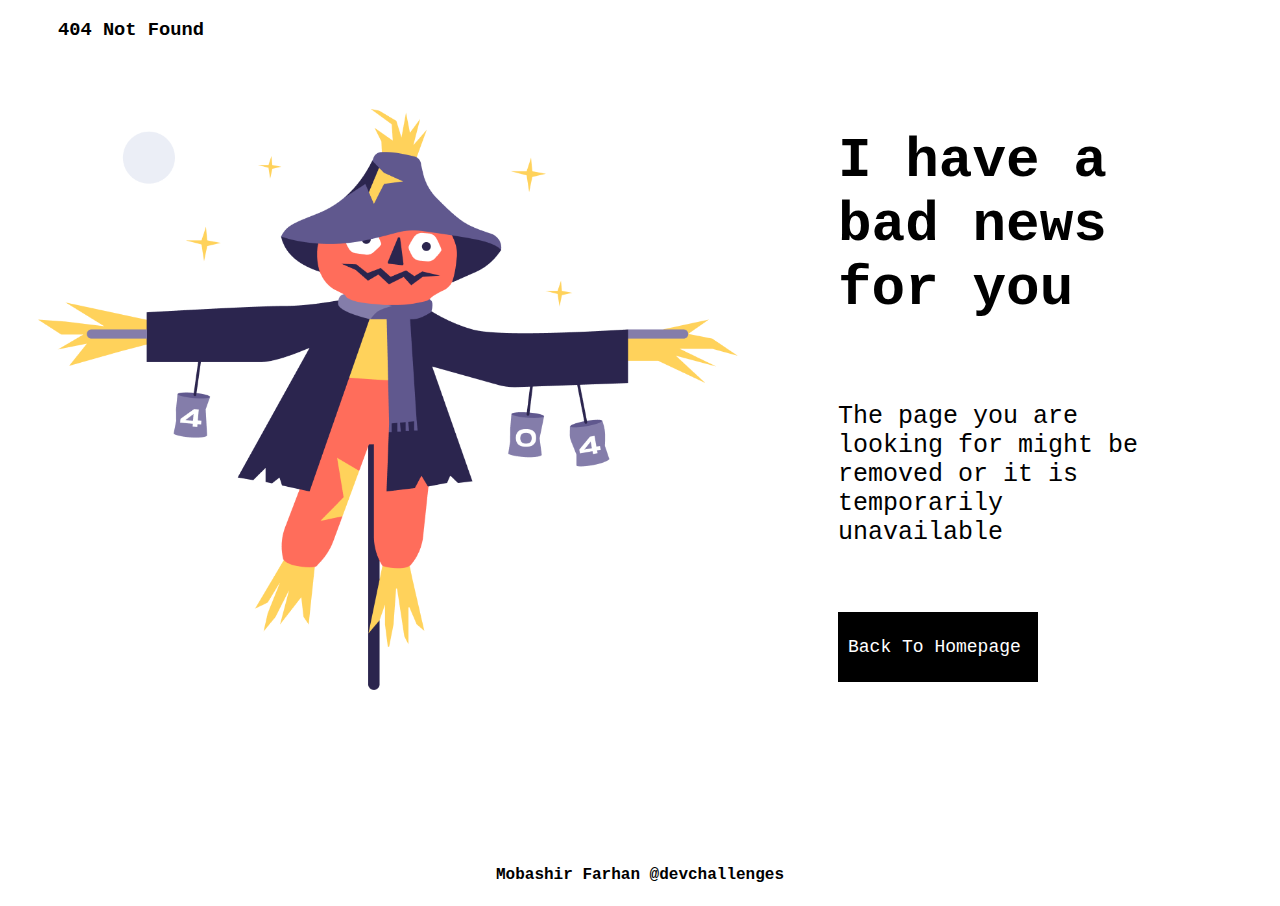
<file: 404/index.html>
<!DOCTYPE html>
<html lang="en">
<head>
    <meta charset="UTF-8">
    <meta name="viewport" content="width=device-width, initial-scale=1.0">
    <link rel="stylesheet" href="style.css">
    <title>404</title>
</head>
<body>
    <header>
        <h3>404 Not Found</h3>
    </header>
    <main>
        <div class="image"><img src="Scarecrow.png" alt=""></div>
        <div class="section">
            <div class="heading"><p>I have a bad news for you</p></div>
            <div class="text"><p>The page you are looking for might be removed or it is temporarily unavailable</p></div>
            <div class="button"><a class="button-link" href="#">Back To Homepage</a></div>
        </div>
    </main>
    <footer>
        <h4 class="footer-text">Mobashir Farhan @devchallenges</4>
    </footer>
</body>
</html>
</file>
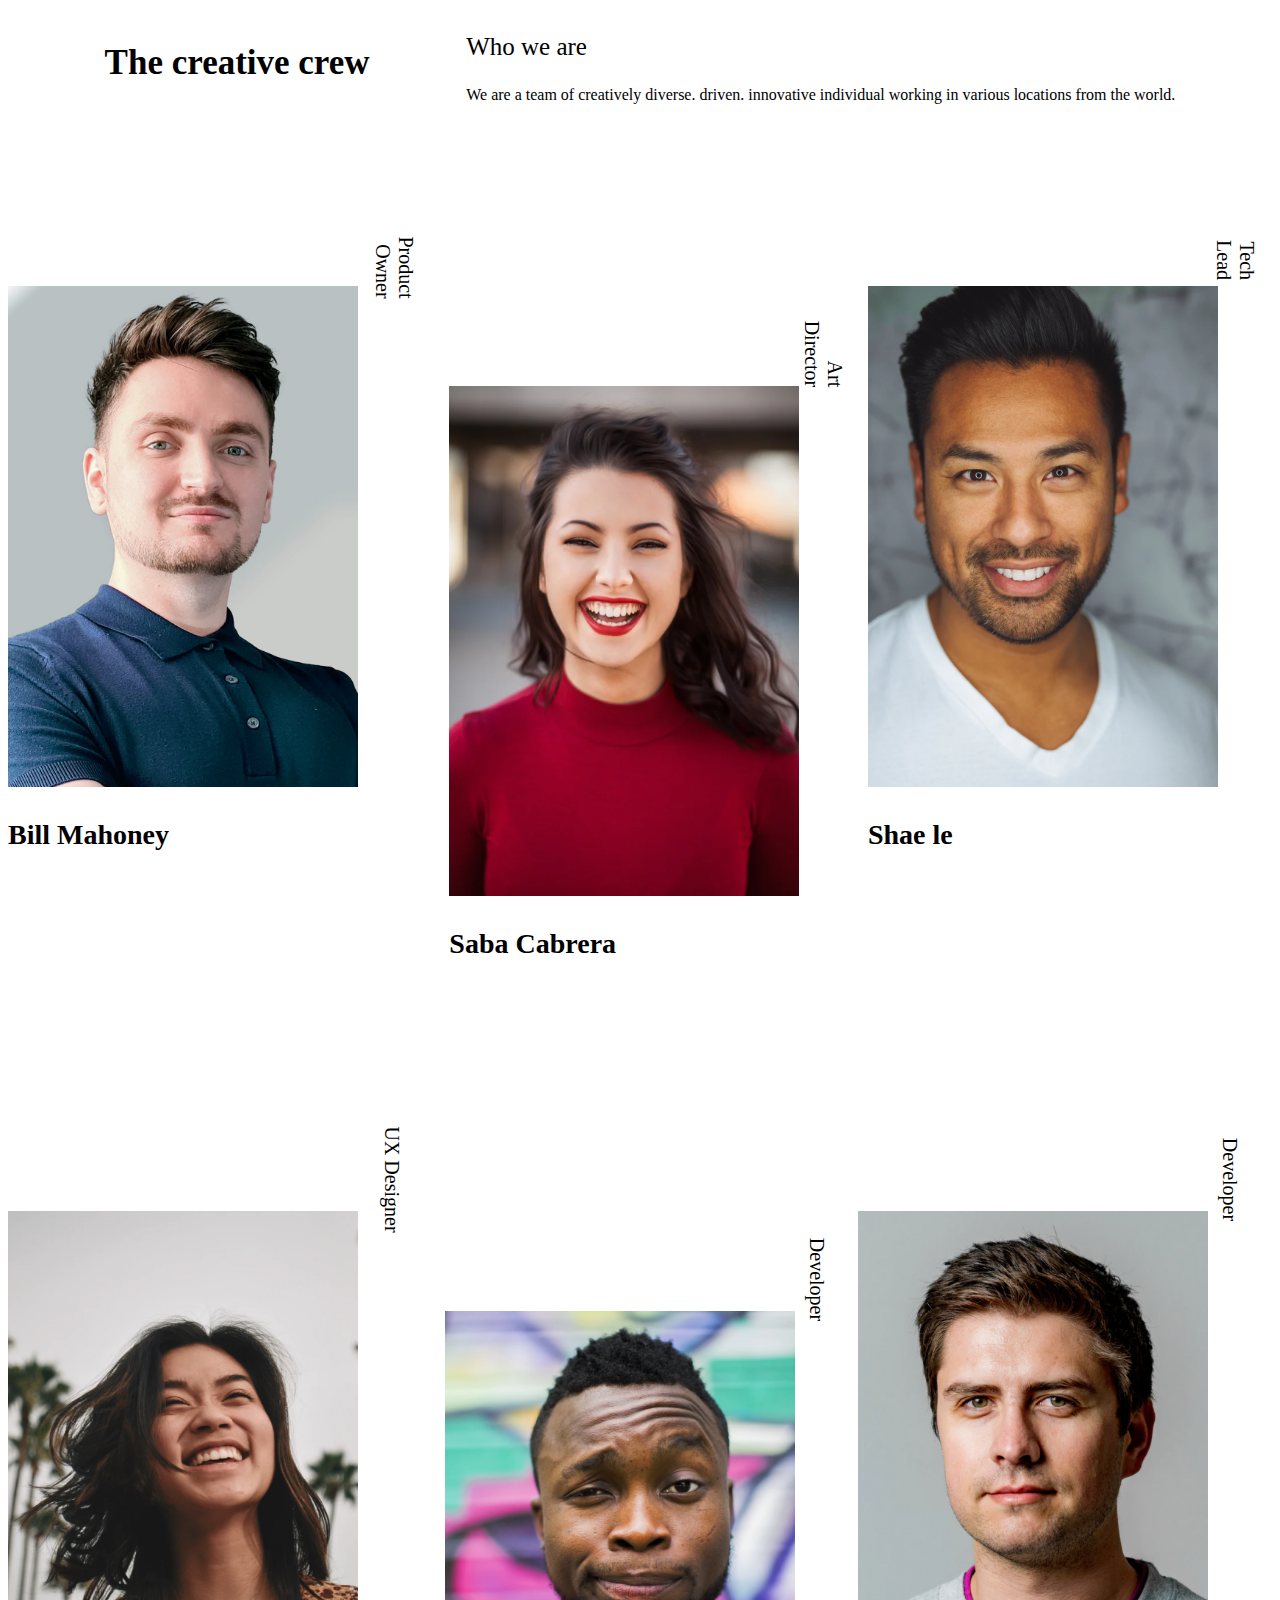
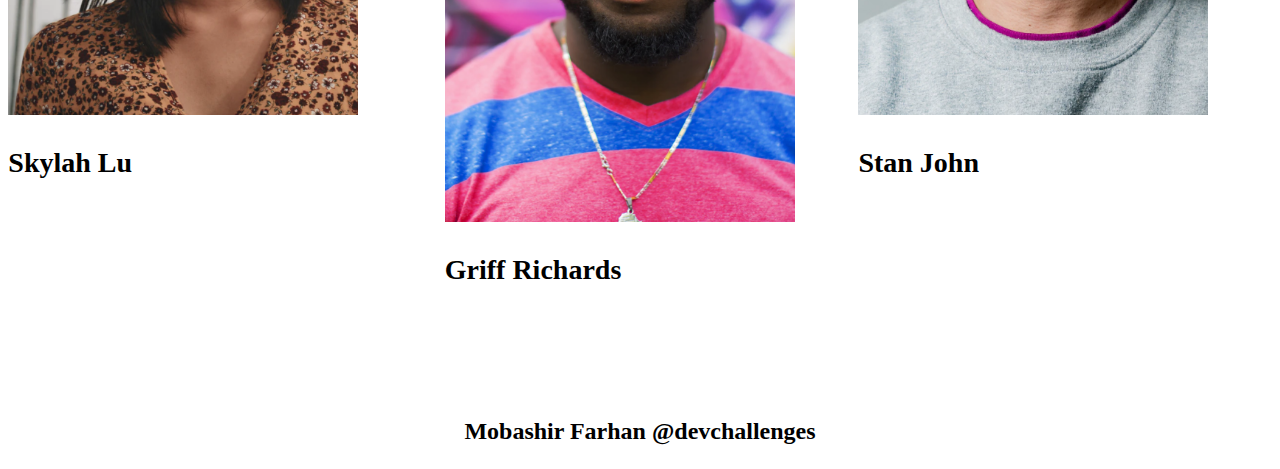
<file: myteam/index.html>
<!DOCTYPE html>
<html lang="en">

<head>
    <meta charset="UTF-8">
    <meta name="viewport" content="width=device-width, initial-scale=1.0">
    <link rel="stylesheet" href="style.css">
    <title>myteam</title>
</head>

<body>
    <header>
        <div class="heading">
            <p>The creative crew</p>
        </div>
        <div class="sub-heading">
            <div class="title">
                <p>Who we are</p>
            </div>
            <div class="text">
                <p>We are a team of creatively diverse. driven. innovative individual working in various locations from
                    the world. </p>
            </div>
        </div>
    </header>

    <main>
        <div class="image-section">
            <div class="image-block">
                <div class="post"><p>Product Owner</p></div>
                <div class="image"><img src="photo1.png" alt=""></div>
                <div class="name"><p>Bill Mahoney</p></div>
            </div>
            <div class="mid-block">
                <div class="post"><p>Art Director</p></div>
                <div class="image"><img src="photo2.png" alt=""></div>
                <div class="name"><p>Saba Cabrera</p></div>
            </div>
            <div class="image-block">
                <div class="post"><p>Tech Lead</p></div>
                <div class="image"><img src="photo3.png" alt=""></div>
                <div class="name"><p>Shae le</p></div>
            </div>

        </div>

        <div class="image-section">
            <div class="image-block">
                <div class="post"><p>UX Designer</p></div>
                <div class="image"><img src="photo4.png" alt=""></div>
                <div class="name"><p>Skylah Lu</p></div>
            </div>
            <div class="mid-block">
                <div class="post"><p>Developer</p></div>
                <div class="image"><img src="photo5.png" alt=""></div>
                <div class="name"><p>Griff Richards</p></div>
            </div>
            <div class="image-block">
                <div class="post"><p>Developer</p></div>
                <div class="image"><img src="photo6.png" alt=""></div>
                <div class="name"><p>Stan John</p></div>
            </div>

        </div>
    </main>

    <footer>
        <p>Mobashir Farhan @devchallenges</p>
    </footer>
</body>

</html>
</file>
<file: 404/style.css>
body {
    font-family: 'Courier New', Courier, monospace;
}
h3{
    padding-left: 50px;
}

main{
    display: flex;
    justify-content: space-around;
    padding-bottom: 150px;
}

img{
    max-width: 700px;
    padding-left: 30px;
    padding-top: 50px;
}

.section {
    display: flex;
    padding-left: 100px;
    padding-right: 100px;
    flex-direction: column;
    justify-content: center;
    
}

.heading{
    font-size: 56px;
    font-weight: bolder;
}

.text {
    font-size: 25px;
    padding-bottom: 40px;
}



.button{
    background-color: black;
    padding-top: 25px;
    padding-bottom: 25px;
    max-width: 200px;
    
}

.button-link{
    text-decoration: none;
    color: white;
    padding-left: 10px;
    padding-right: 10px;
    font-size: 18px;
}

.footer-text{
    text-align: center;
}



@media(max-width:480px) {
    h3,.heading,.text,.footer-text{
        text-align: center;
    }
    h3{
        padding: 0;
    }
    img{
        max-width: 300px;
        padding: 10px;
    }
    main{
        flex-wrap: wrap;

    }

    .heading{
        font-size: 35px;
        font-weight: bolder;
    }
    .button{
        max-width: 200px;

    }
    .button-link{
        padding-left: 8px;
        font-size: 15px;
    }
}
</file>
<file: myteam/style.css>
header{
    display: flex;
    justify-content: space-evenly;
}
.image-section{
    display: flex;
    justify-content: space-evenly;
    padding-top: 80px;
    padding-bottom: 80px;
}

.heading p{
    font-size: 35px;
    font-weight: bolder;
}

.title p{
    font-size: 25px;
    font-weight: 400;
}

.text p{
    text-align: center;
}

.post p{
    font-size: 20px;
    transform: rotate(90deg);
    text-align: right;
}
.name p{
    font-size: 28px;
    font-weight: bolder;
}

img{
    max-width: 350px;
}


.post{
    padding-left: 330px;
    
    
}
.mid-block{
    padding-top: 100px;
}
footer p{
    font-size: x-large;
    font-weight: bolder;
    text-align: center;
}

@media(max-width:480px){
    main{
        display: flex;
        flex-wrap: wrap;
        justify-content: space-around;
    }

    .post{
        padding: 0;
    }

    .post p{
        transform: rotate(0deg);
    }
    .image-section{
        flex-wrap: wrap;
    }
    .mid-block{
        padding-top: 30px;
    }
    img{
        max-width: 150px;
    }
    
}
</file>
